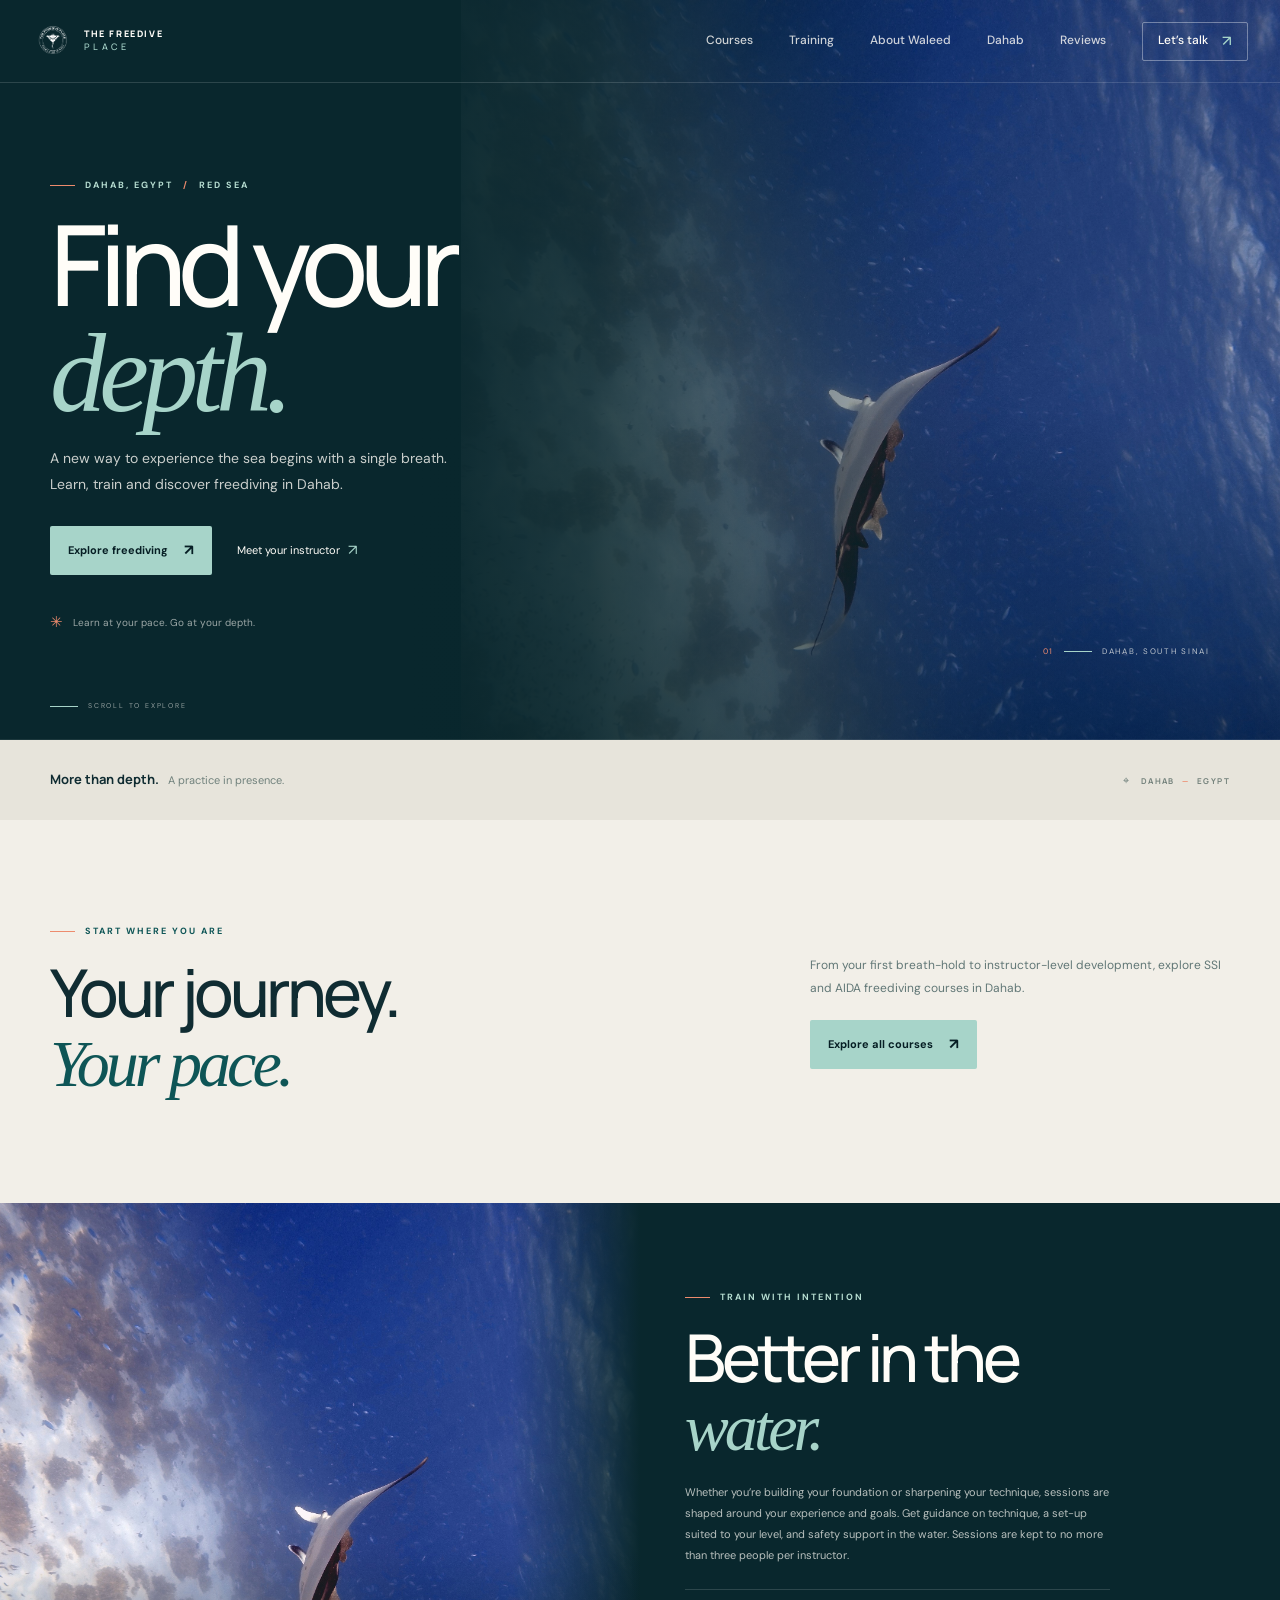
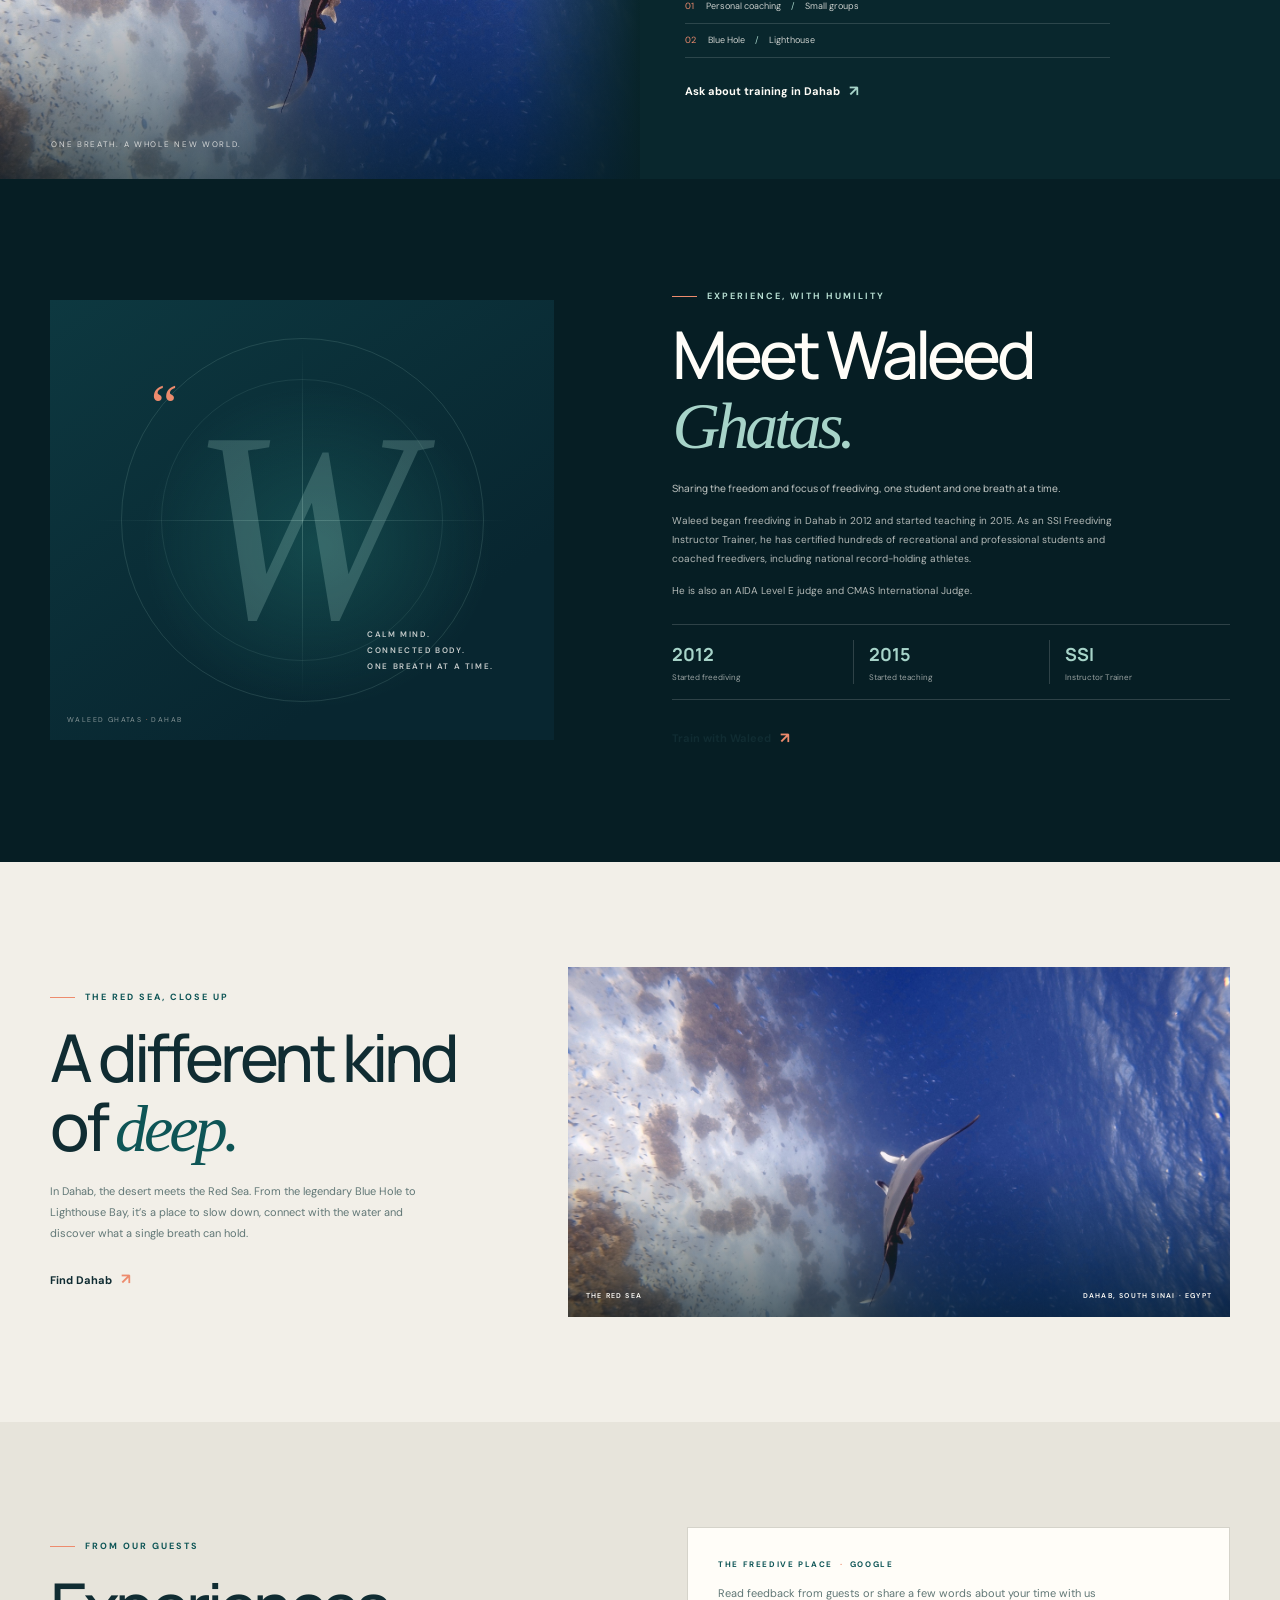
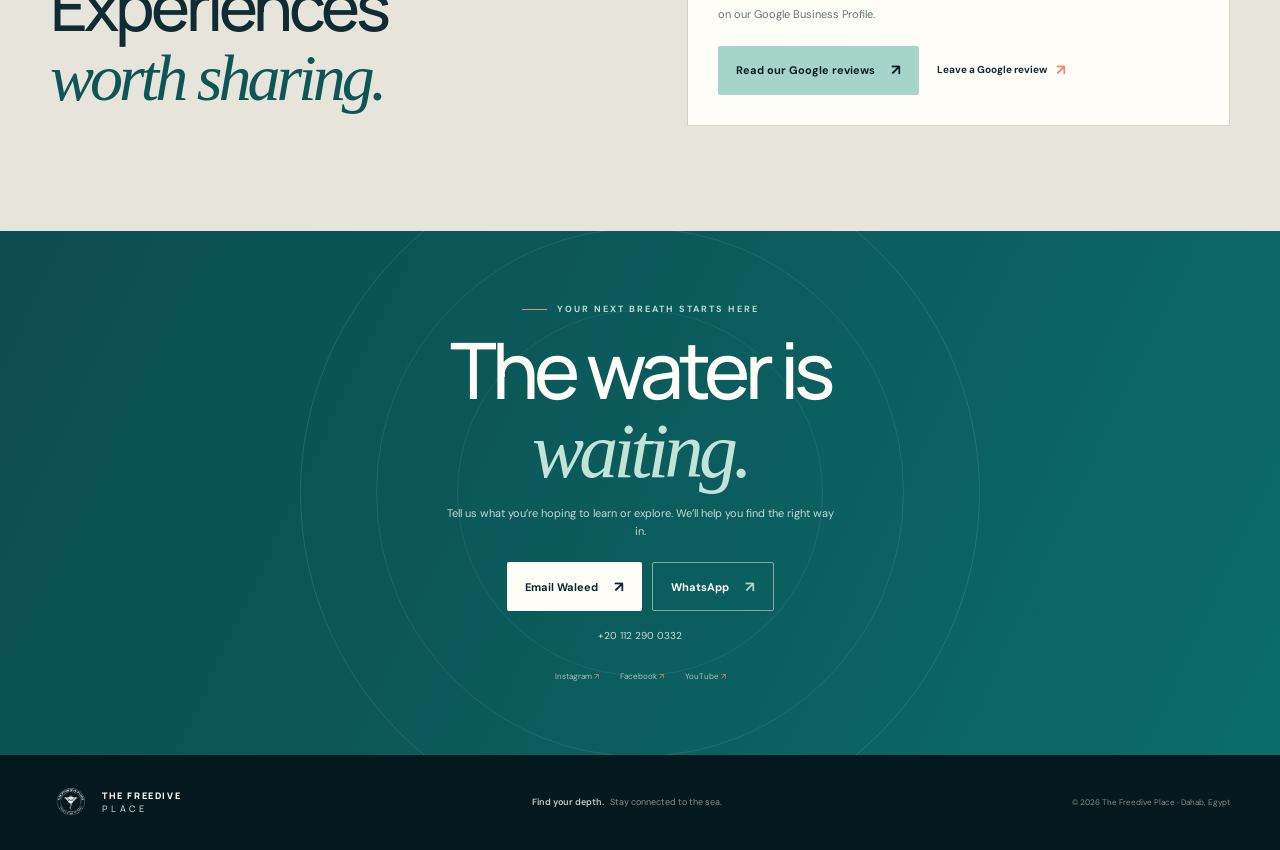
<file: index.html>
<!doctype html>
<html lang="en">
  <head>
    <meta charset="utf-8">
    <meta name="viewport" content="width=device-width, initial-scale=1">
    <meta name="theme-color" content="#09272d">
    <meta name="description" content="Learn and train with The Freedive Place in Dahab, Egypt. Explore freediving courses and personal coaching with SSI Instructor Trainer Waleed Ghatas.">
    <meta property="og:type" content="website">
    <meta property="og:title" content="The Freedive Place — Freediving in Dahab">
    <meta property="og:description" content="Find your depth in Dahab, Egypt. Learn and train with SSI Freediving Instructor Trainer Waleed Ghatas.">
    <meta property="og:url" content="https://www.thefreediveplace.com/">
    <meta property="og:image" content="https://www.thefreediveplace.com/assets/red-sea-hero.jpg">
    <title>The Freedive Place | Freediving in Dahab, Egypt</title>
    <link rel="canonical" href="https://www.thefreediveplace.com/">
    <link rel="icon" href="favicon.svg" type="image/svg+xml">
    <link rel="preconnect" href="https://fonts.googleapis.com">
    <link rel="preconnect" href="https://fonts.gstatic.com" crossorigin>
    <link href="https://fonts.googleapis.com/css2?family=DM+Sans:wght@400;500;600;700&family=Manrope:wght@400;500;600;700;800&display=swap" rel="stylesheet">
    <link rel="stylesheet" href="styles.css">
    <script type="application/ld+json">
      {
        "@context": "https://schema.org",
        "@type": "SportsActivityLocation",
        "name": "The Freedive Place",
        "url": "https://www.thefreediveplace.com/",
        "description": "Freediving courses and coaching in Dahab, Egypt.",
        "email": "thefreediveplace@gmail.com",
        "telephone": "+201122900332",
        "address": {
          "@type": "PostalAddress",
          "addressLocality": "Dahab",
          "addressCountry": "EG"
        },
        "founder": {
          "@type": "Person",
          "name": "Waleed Ghatas",
          "jobTitle": "SSI Freediving Instructor Trainer"
        },
        "sameAs": [
          "https://www.instagram.com/thefreediveplace/",
          "https://www.facebook.com/thefreediveplace/",
          "https://www.youtube.com/channel/UCHoZJzCYX-zK6I-40o0Cqgw"
        ]
      }
    </script>
    <script src="script.js" defer></script>
  </head>
  <body>
    <a class="skip-link" href="#main">Skip to content</a>

    <header class="site-header">
      <div class="header-inner">
        <a class="brand" href="#home" aria-label="The Freedive Place home" title="The Freedive Place">
          <img class="brand-logo" src="assets/freedive-place-logo.png" alt="The Freedive Place logo" width="56" height="56">
          <span class="brand-name">THE FREEDIVE<br><span>PLACE</span></span>
        </a>
        <button class="menu-toggle" type="button" aria-label="Open navigation menu" aria-expanded="false" aria-controls="site-navigation">
          <span class="sr-only">Open menu</span><span></span><span></span>
        </button>
        <nav class="site-nav" id="site-navigation" aria-label="Main navigation">
          <a href="courses.html">Courses</a>
          <a href="#training">Training</a>
          <a href="#about">About Waleed</a>
          <a href="#dahab">Dahab</a>
          <a href="#reviews">Reviews</a>
          <a class="nav-contact" href="#contact">Let’s talk <span aria-hidden="true">↗</span></a>
        </nav>
      </div>
    </header>

    <main id="main">
      <section class="hero" id="home" aria-labelledby="hero-title">
        <img class="hero-photo" src="assets/red-sea-hero.jpg" alt="Freediver ascending through the clear blue water of Dahab" fetchpriority="high">
        <div class="hero-shade"></div>
        <div class="hero-content page-width">
          <p class="eyebrow"><span class="eyebrow-mark"></span> DAHAB, EGYPT <span class="eyebrow-separator">/</span> RED SEA</p>
          <h1 id="hero-title">Find your<br><em>depth.</em></h1>
          <p class="hero-description">A new way to experience the sea begins with a single breath. Learn, train and discover freediving in Dahab.</p>
          <div class="hero-actions">
            <a class="button button-primary" href="courses.html">Explore freediving <span aria-hidden="true">↗</span></a>
            <a class="hero-link" href="#about">Meet your instructor <span aria-hidden="true">↗</span></a>
          </div>
          <div class="hero-note"><span aria-hidden="true">✳</span> Learn at your pace. Go at your depth.</div>
        </div>
        <div class="hero-index" aria-hidden="true"><span>01</span><i></i> DAHAB, SOUTH SINAI</div>
        <a class="scroll-cue" href="#courses" aria-label="Scroll to courses"><span></span> SCROLL TO EXPLORE</a>
      </section>

      <section class="intro-bar" aria-label="The Freedive Place">
        <div class="page-width intro-inner">
          <p>More than depth. <span>A practice in presence.</span></p>
          <p class="intro-location"><span aria-hidden="true">⌖</span> DAHAB <i>—</i> EGYPT</p>
        </div>
      </section>

      <section class="courses section-pad" id="courses" aria-labelledby="courses-title">
        <div class="page-width">
          <div class="courses-teaser">
            <div>
              <p class="eyebrow eyebrow-dark"><span class="eyebrow-mark"></span> START WHERE YOU ARE</p>
              <h2 id="courses-title">Your journey.<br><em>Your pace.</em></h2>
            </div>
            <div class="courses-teaser-copy">
              <p>From your first breath-hold to instructor-level development, explore SSI and AIDA freediving courses in Dahab.</p>
              <a class="button button-primary" href="courses.html">Explore all courses <span aria-hidden="true">↗</span></a>
            </div>
          </div>
        </div>
      </section>

      <section class="training" id="training" aria-labelledby="training-title">
        <div class="training-image">
          <img src="assets/red-sea-hero.jpg" alt="" loading="lazy">
          <span class="image-caption">ONE BREATH. A WHOLE NEW WORLD.</span>
        </div>
        <div class="training-copy">
          <p class="eyebrow"><span class="eyebrow-mark"></span> TRAIN WITH INTENTION</p>
          <h2 id="training-title">Better in the<br><em>water.</em></h2>
          <p>Whether you’re building your foundation or sharpening your technique, sessions are shaped around your experience and goals. Get guidance on technique, a set-up suited to your level, and safety support in the water. Sessions are kept to no more than three people per instructor.</p>
          <p class="training-detail"><span>01</span> Personal coaching <span class="detail-divider">/</span> Small groups</p>
          <p class="training-detail"><span>02</span> Blue Hole <span class="detail-divider">/</span> Lighthouse</p>
          <a class="text-link text-link-light" href="#contact">Ask about training in Dahab <span aria-hidden="true">↗</span></a>
        </div>
      </section>

      <section class="about section-pad" id="about" aria-labelledby="about-title">
        <div class="page-width about-inner">
          <div class="about-visual" aria-hidden="true">
            <div class="about-ring"></div>
            <span class="about-initial">W</span>
            <span class="about-quote">“</span>
            <p>CALM MIND.<br>CONNECTED BODY.<br>ONE BREATH AT A TIME.</p>
            <span class="about-visual-caption">WALEED GHATAS <i>·</i> DAHAB</span>
          </div>
          <div class="about-copy">
            <p class="eyebrow"><span class="eyebrow-mark"></span> EXPERIENCE, WITH HUMILITY</p>
            <h2 id="about-title">Meet Waleed<br><em>Ghatas.</em></h2>
            <p class="about-lede">Sharing the freedom and focus of freediving, one student and one breath at a time.</p>
            <p>Waleed began freediving in Dahab in 2012 and started teaching in 2015. As an SSI Freediving Instructor Trainer, he has certified hundreds of recreational and professional students and coached freedivers, including national record-holding athletes.</p>
            <p>He is also an AIDA Level E judge and CMAS International Judge.</p>
            <div class="credentials">
              <div><strong>2012</strong><span>Started freediving</span></div>
              <div><strong>2015</strong><span>Started teaching</span></div>
              <div><strong>SSI</strong><span>Instructor Trainer</span></div>
            </div>
            <a class="text-link" href="#contact">Train with Waleed <span aria-hidden="true">↗</span></a>
          </div>
        </div>
      </section>

      <section class="dahab section-pad" id="dahab" aria-labelledby="dahab-title">
        <div class="page-width dahab-inner">
          <div class="dahab-copy">
            <p class="eyebrow eyebrow-dark"><span class="eyebrow-mark"></span> THE RED SEA, CLOSE UP</p>
            <h2 id="dahab-title">A different kind<br>of <em>deep.</em></h2>
            <p>In Dahab, the desert meets the Red Sea. From the legendary Blue Hole to Lighthouse Bay, it’s a place to slow down, connect with the water and discover what a single breath can hold.</p>
            <a class="text-link" href="https://maps.google.com/?q=Dahab%2C+South+Sinai%2C+Egypt" target="_blank" rel="noopener noreferrer">Find Dahab <span aria-hidden="true">↗</span></a>
          </div>
          <figure class="dahab-photo">
            <img src="assets/red-sea-hero.jpg" alt="A freediver suspended beneath the sunlit surface of the Red Sea" loading="lazy">
            <figcaption><span>THE RED SEA</span><span>DAHAB, SOUTH SINAI · EGYPT</span></figcaption>
          </figure>
        </div>
      </section>

      <section class="reviews section-pad" id="reviews" aria-labelledby="reviews-title">
        <div class="page-width reviews-inner">
          <div class="reviews-copy">
            <p class="eyebrow eyebrow-dark"><span class="eyebrow-mark"></span> FROM OUR GUESTS</p>
            <h2 id="reviews-title">Experiences<br><em>worth sharing.</em></h2>
          </div>
          <div class="reviews-panel">
            <p class="reviews-label">THE FREEDIVE PLACE <span>·</span> GOOGLE</p>
            <p>Read feedback from guests or share a few words about your time with us on our Google Business Profile.</p>
            <div class="reviews-actions">
              <a class="button button-primary" href="https://www.google.com/maps/place/the+freedive+place/@28.4959931,34.5138901,17z/data=!3m1!4b1!4m6!3m5!1s0x15ab4bf6a19db891:0xb374a84429131dc3!8m2!3d28.4959884!4d34.516465!16s%2Fg%2F11k43y_btk" target="_blank" rel="noopener noreferrer">Read our Google reviews <span aria-hidden="true">↗</span></a>
              <a class="text-link" href="https://www.google.com/maps/place/the+freedive+place/@28.4959931,34.5138901,17z/data=!3m1!4b1!4m6!3m5!1s0x15ab4bf6a19db891:0xb374a84429131dc3!8m2!3d28.4959884!4d34.516465!16s%2Fg%2F11k43y_btk" target="_blank" rel="noopener noreferrer">Leave a Google review <span aria-hidden="true">↗</span></a>
            </div>
          </div>
        </div>
      </section>

      <section class="contact" id="contact" aria-labelledby="contact-title">
        <div class="contact-lines" aria-hidden="true"></div>
        <div class="contact-inner page-width">
          <p class="eyebrow"><span class="eyebrow-mark"></span> YOUR NEXT BREATH STARTS HERE</p>
          <h2 id="contact-title">The water is<br><em>waiting.</em></h2>
          <p>Tell us what you’re hoping to learn or explore. We’ll help you find the right way in.</p>
          <div class="contact-actions">
            <a class="button button-light" href="mailto:thefreediveplace@gmail.com">Email Waleed <span aria-hidden="true">↗</span></a>
            <a class="button button-outline" href="https://wa.me/201122900332" target="_blank" rel="noopener noreferrer">WhatsApp <span aria-hidden="true">↗</span></a>
          </div>
          <a class="contact-phone" href="tel:+201122900332">+20 112 290 0332</a>
          <div class="social-links" aria-label="Social media">
            <a href="https://www.instagram.com/thefreediveplace/" target="_blank" rel="noopener noreferrer">Instagram <span aria-hidden="true">↗</span></a>
            <a href="https://www.facebook.com/thefreediveplace/" target="_blank" rel="noopener noreferrer">Facebook <span aria-hidden="true">↗</span></a>
            <a href="https://www.youtube.com/channel/UCHoZJzCYX-zK6I-40o0Cqgw" target="_blank" rel="noopener noreferrer">YouTube <span aria-hidden="true">↗</span></a>
          </div>
        </div>
      </section>
    </main>

    <footer class="site-footer">
      <div class="page-width footer-inner">
        <a class="brand" href="#home" aria-label="The Freedive Place home" title="The Freedive Place">
          <img class="brand-logo" src="assets/freedive-place-logo.png" alt="The Freedive Place logo" width="56" height="56">
          <span class="brand-name">THE FREEDIVE<br><span>PLACE</span></span>
        </a>
        <p>Find your depth. <span>Stay connected to the sea.</span></p>
        <span class="footer-copyright">© <span id="year">2026</span> The Freedive Place · Dahab, Egypt</span>
      </div>
    </footer>
  </body>
</html>
</file>
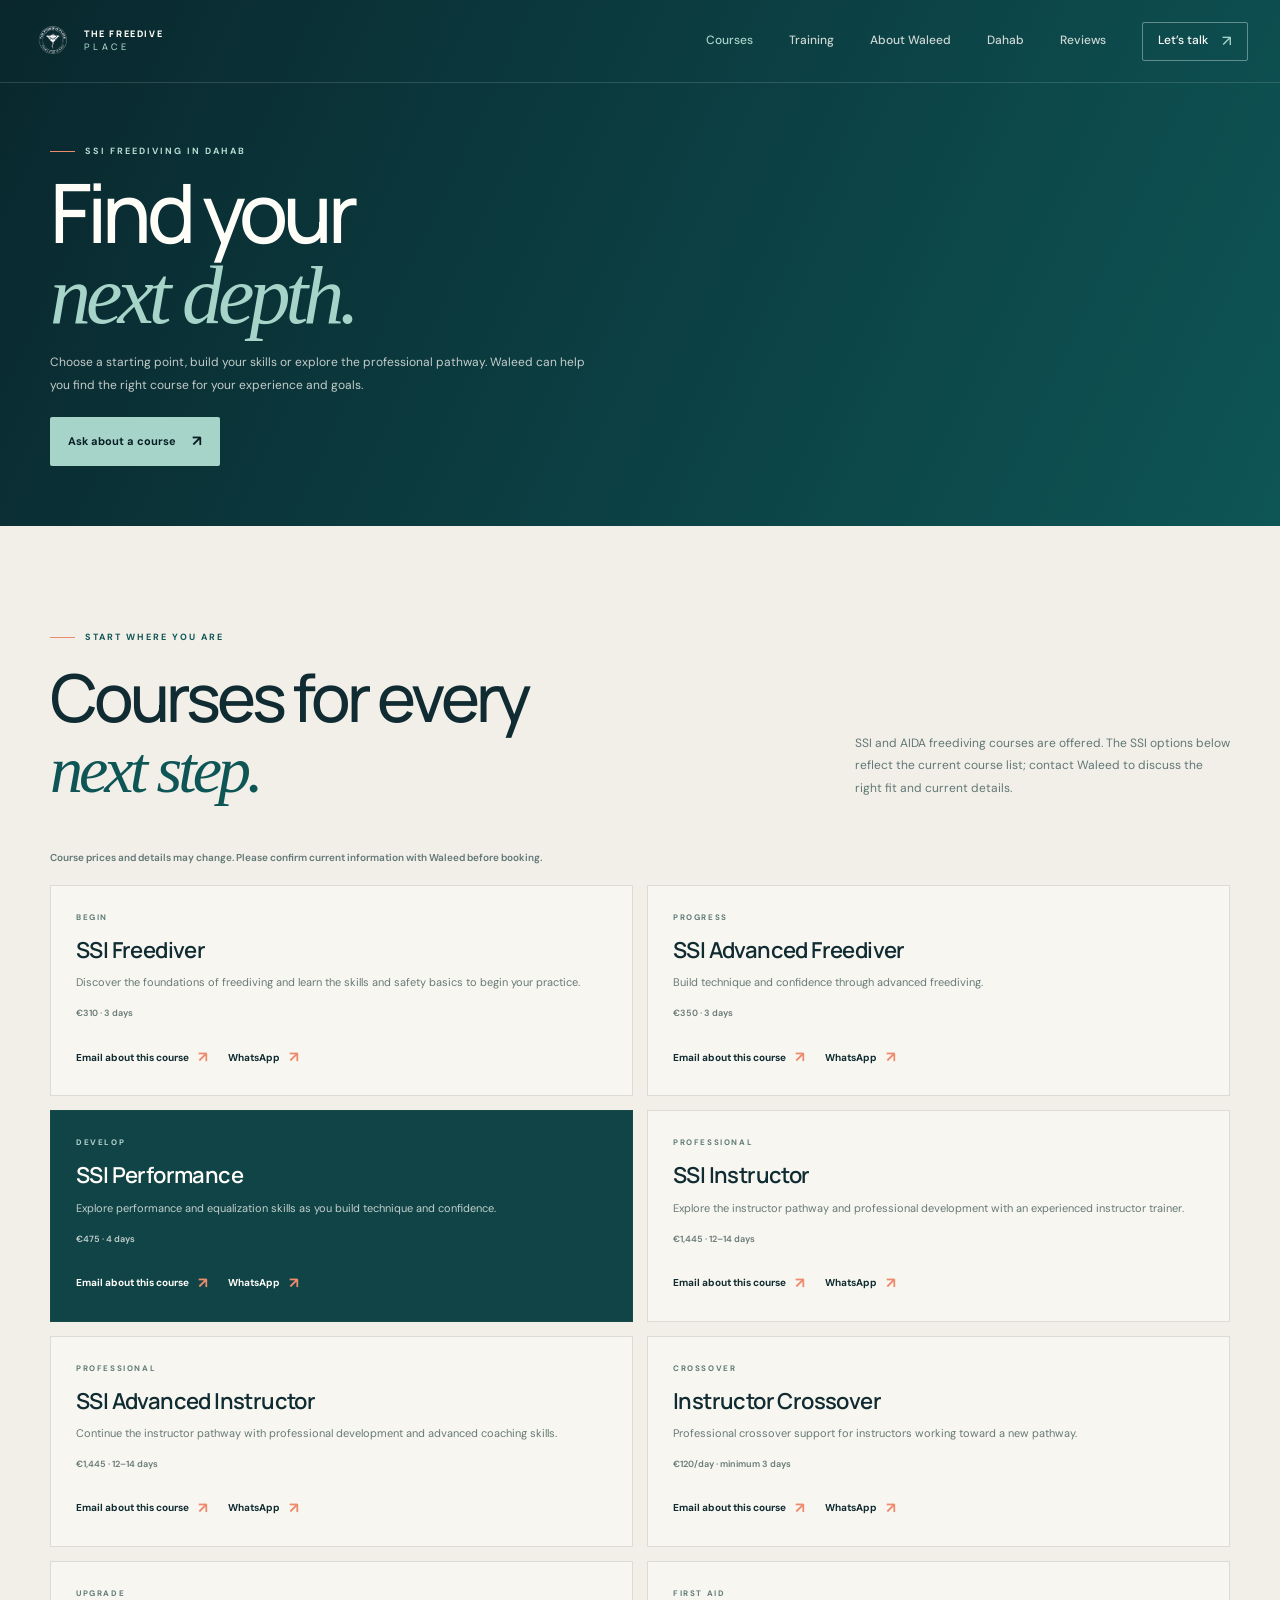
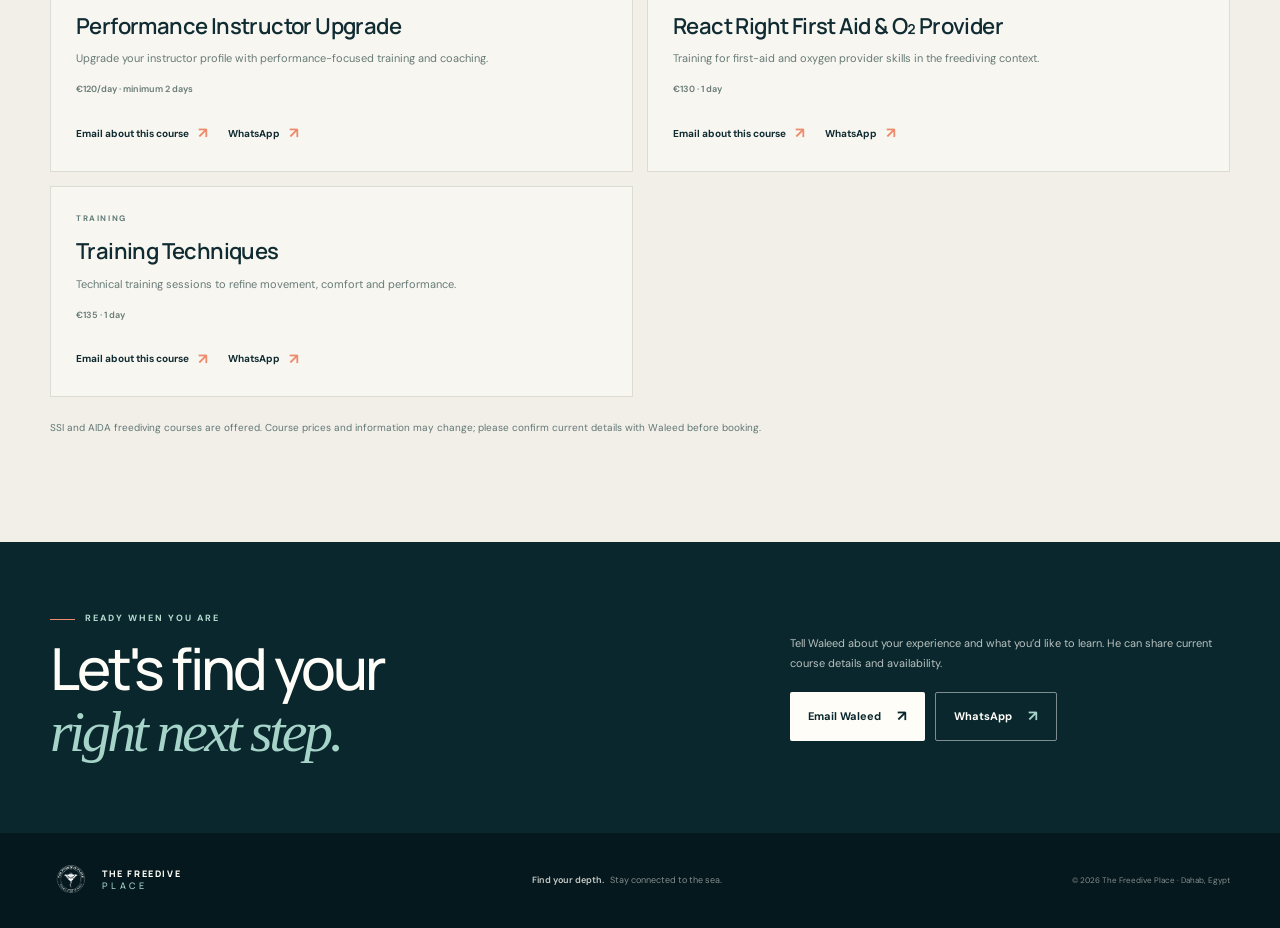
<file: courses.html>
<!doctype html>
<html lang="en">
  <head>
    <meta charset="utf-8">
    <meta name="viewport" content="width=device-width, initial-scale=1">
    <meta name="theme-color" content="#09272d">
    <meta name="description" content="Explore SSI freediving courses offered by The Freedive Place in Dahab, Egypt, from Freediver through Instructor and React Right first aid.">
    <meta property="og:type" content="website">
    <meta property="og:title" content="Freediving Courses in Dahab | The Freedive Place">
    <meta property="og:description" content="Explore SSI freediving courses and contact Waleed for current details, prices and availability.">
    <meta property="og:url" content="https://www.thefreediveplace.com/courses.html">
    <meta property="og:image" content="https://www.thefreediveplace.com/assets/red-sea-hero.jpg">
    <title>Freediving Courses in Dahab | The Freedive Place</title>
    <link rel="canonical" href="https://www.thefreediveplace.com/courses.html">
    <link rel="icon" href="favicon.svg" type="image/svg+xml">
    <link rel="preconnect" href="https://fonts.googleapis.com">
    <link rel="preconnect" href="https://fonts.gstatic.com" crossorigin>
    <link href="https://fonts.googleapis.com/css2?family=DM+Sans:wght@400;500;600;700&family=Manrope:wght@400;500;600;700;800&display=swap" rel="stylesheet">
    <link rel="stylesheet" href="styles.css">
    <script src="script.js" defer></script>
  </head>
  <body>
    <a class="skip-link" href="#main">Skip to content</a>

    <header class="site-header">
      <div class="header-inner">
        <a class="brand" href="index.html#home" aria-label="The Freedive Place home" title="The Freedive Place">
          <img class="brand-logo" src="assets/freedive-place-logo.png" alt="The Freedive Place logo" width="56" height="56">
          <span class="brand-name">THE FREEDIVE<br><span>PLACE</span></span>
        </a>
        <button class="menu-toggle" type="button" aria-label="Open navigation menu" aria-expanded="false" aria-controls="site-navigation">
          <span class="sr-only">Open menu</span><span></span><span></span>
        </button>
        <nav class="site-nav" id="site-navigation" aria-label="Main navigation">
          <a href="courses.html" aria-current="page">Courses</a>
          <a href="index.html#training">Training</a>
          <a href="index.html#about">About Waleed</a>
          <a href="index.html#dahab">Dahab</a>
          <a href="index.html#reviews">Reviews</a>
          <a class="nav-contact" href="index.html#contact">Let’s talk <span aria-hidden="true">↗</span></a>
        </nav>
      </div>
    </header>

    <main id="main">
      <section class="courses-page-hero" aria-labelledby="courses-page-title">
        <div class="page-width">
          <p class="eyebrow"><span class="eyebrow-mark"></span> SSI FREEDIVING IN DAHAB</p>
          <h1 id="courses-page-title">Find your<br><em>next depth.</em></h1>
          <p>Choose a starting point, build your skills or explore the professional pathway. Waleed can help you find the right course for your experience and goals.</p>
          <a class="button button-primary" href="index.html#contact">Ask about a course <span aria-hidden="true">↗</span></a>
        </div>
      </section>

      <section class="course-offerings section-pad" aria-labelledby="course-offerings-title">
        <div class="page-width">
          <div class="section-heading">
            <div>
              <p class="eyebrow eyebrow-dark"><span class="eyebrow-mark"></span> START WHERE YOU ARE</p>
              <h2 id="course-offerings-title">Courses for every<br><em>next step.</em></h2>
            </div>
            <p class="section-intro">SSI and AIDA freediving courses are offered. The SSI options below reflect the current course list; contact Waleed to discuss the right fit and current details.</p>
          </div>

          <p class="course-note">Course prices and details may change. Please confirm current information with Waleed before booking.</p>

          <div class="course-detail-grid">
            <article class="offering-card">
              <p class="offering-category">BEGIN</p>
              <h3>SSI Freediver</h3>
              <p>Discover the foundations of freediving and learn the skills and safety basics to begin your practice.</p>
              <p class="offering-facts">€310 · 3 days</p>
              <div class="offering-actions">
                <a class="text-link" href="mailto:thefreediveplace@gmail.com?subject=SSI%20Freediver%20course">Email about this course <span aria-hidden="true">↗</span></a>
                <a class="text-link" href="https://wa.me/201122900332?text=Hello%2C%20I%27m%20interested%20in%20the%20SSI%20Freediver%20course." target="_blank" rel="noopener noreferrer">WhatsApp <span aria-hidden="true">↗</span></a>
              </div>
            </article>
            <article class="offering-card">
              <p class="offering-category">PROGRESS</p>
              <h3>SSI Advanced Freediver</h3>
              <p>Build technique and confidence through advanced freediving.</p>
              <p class="offering-facts">€350 · 3 days</p>
              <div class="offering-actions">
                <a class="text-link" href="mailto:thefreediveplace@gmail.com?subject=SSI%20Advanced%20Freediver%20course">Email about this course <span aria-hidden="true">↗</span></a>
                <a class="text-link" href="https://wa.me/201122900332?text=Hello%2C%20I%27m%20interested%20in%20the%20SSI%20Advanced%20Freediver%20course." target="_blank" rel="noopener noreferrer">WhatsApp <span aria-hidden="true">↗</span></a>
              </div>
            </article>
            <article class="offering-card offering-card-featured">
              <p class="offering-category">DEVELOP</p>
              <h3>SSI Performance</h3>
              <p>Explore performance and equalization skills as you build technique and confidence.</p>
              <p class="offering-facts">€475 · 4 days</p>
              <div class="offering-actions">
                <a class="text-link" href="mailto:thefreediveplace@gmail.com?subject=SSI%20Performance%20course">Email about this course <span aria-hidden="true">↗</span></a>
                <a class="text-link" href="https://wa.me/201122900332?text=Hello%2C%20I%27m%20interested%20in%20the%20SSI%20Performance%20course." target="_blank" rel="noopener noreferrer">WhatsApp <span aria-hidden="true">↗</span></a>
              </div>
            </article>
            <article class="offering-card">
              <p class="offering-category">PROFESSIONAL</p>
              <h3>SSI Instructor</h3>
              <p>Explore the instructor pathway and professional development with an experienced instructor trainer.</p>
              <p class="offering-facts">€1,445 · 12–14 days</p>
              <div class="offering-actions">
                <a class="text-link" href="mailto:thefreediveplace@gmail.com?subject=SSI%20Instructor%20course">Email about this course <span aria-hidden="true">↗</span></a>
                <a class="text-link" href="https://wa.me/201122900332?text=Hello%2C%20I%27m%20interested%20in%20the%20SSI%20Instructor%20course." target="_blank" rel="noopener noreferrer">WhatsApp <span aria-hidden="true">↗</span></a>
              </div>
            </article>
            <article class="offering-card">
              <p class="offering-category">PROFESSIONAL</p>
              <h3>SSI Advanced Instructor</h3>
              <p>Continue the instructor pathway with professional development and advanced coaching skills.</p>
              <p class="offering-facts">€1,445 · 12–14 days</p>
              <div class="offering-actions">
                <a class="text-link" href="mailto:thefreediveplace@gmail.com?subject=SSI%20Advanced%20Instructor%20course">Email about this course <span aria-hidden="true">↗</span></a>
                <a class="text-link" href="https://wa.me/201122900332?text=Hello%2C%20I%27m%20interested%20in%20the%20SSI%20Advanced%20Instructor%20course." target="_blank" rel="noopener noreferrer">WhatsApp <span aria-hidden="true">↗</span></a>
              </div>
            </article>
            <article class="offering-card">
              <p class="offering-category">CROSSOVER</p>
              <h3>Instructor Crossover</h3>
              <p>Professional crossover support for instructors working toward a new pathway.</p>
              <p class="offering-facts">€120/day · minimum 3 days</p>
              <div class="offering-actions">
                <a class="text-link" href="mailto:thefreediveplace@gmail.com?subject=Instructor%20Crossover%20course">Email about this course <span aria-hidden="true">↗</span></a>
                <a class="text-link" href="https://wa.me/201122900332?text=Hello%2C%20I%27m%20interested%20in%20the%20Instructor%20Crossover%20course." target="_blank" rel="noopener noreferrer">WhatsApp <span aria-hidden="true">↗</span></a>
              </div>
            </article>
            <article class="offering-card">
              <p class="offering-category">UPGRADE</p>
              <h3>Performance Instructor Upgrade</h3>
              <p>Upgrade your instructor profile with performance-focused training and coaching.</p>
              <p class="offering-facts">€120/day · minimum 2 days</p>
              <div class="offering-actions">
                <a class="text-link" href="mailto:thefreediveplace@gmail.com?subject=Performance%20Instructor%20Upgrade">Email about this course <span aria-hidden="true">↗</span></a>
                <a class="text-link" href="https://wa.me/201122900332?text=Hello%2C%20I%27m%20interested%20in%20the%20Performance%20Instructor%20Upgrade." target="_blank" rel="noopener noreferrer">WhatsApp <span aria-hidden="true">↗</span></a>
              </div>
            </article>
            <article class="offering-card">
              <p class="offering-category">FIRST AID</p>
              <h3>React Right First Aid &amp; O₂ Provider</h3>
              <p>Training for first-aid and oxygen provider skills in the freediving context.</p>
              <p class="offering-facts">€130 · 1 day</p>
              <div class="offering-actions">
                <a class="text-link" href="mailto:thefreediveplace@gmail.com?subject=React%20Right%20First%20Aid%20course">Email about this course <span aria-hidden="true">↗</span></a>
                <a class="text-link" href="https://wa.me/201122900332?text=Hello%2C%20I%27m%20interested%20in%20the%20React%20Right%20First%20Aid%20course." target="_blank" rel="noopener noreferrer">WhatsApp <span aria-hidden="true">↗</span></a>
              </div>
            </article>
            <article class="offering-card">
              <p class="offering-category">TRAINING</p>
              <h3>Training Techniques</h3>
              <p>Technical training sessions to refine movement, comfort and performance.</p>
              <p class="offering-facts">€135 · 1 day</p>
              <div class="offering-actions">
                <a class="text-link" href="mailto:thefreediveplace@gmail.com?subject=Training%20Techniques%20course">Email about this course <span aria-hidden="true">↗</span></a>
                <a class="text-link" href="https://wa.me/201122900332?text=Hello%2C%20I%27m%20interested%20in%20the%20Training%20Techniques%20course." target="_blank" rel="noopener noreferrer">WhatsApp <span aria-hidden="true">↗</span></a>
              </div>
            </article>
          </div>

          <p class="course-alternative">SSI and AIDA freediving courses are offered. Course prices and information may change; please confirm current details with Waleed before booking.</p>
        </div>
      </section>

      <section class="course-contact" aria-labelledby="course-contact-title">
        <div class="page-width course-contact-inner">
          <div>
            <p class="eyebrow"><span class="eyebrow-mark"></span> READY WHEN YOU ARE</p>
            <h2 id="course-contact-title">Let's find your<br><em>right next step.</em></h2>
          </div>
          <div class="course-contact-actions">
            <p>Tell Waleed about your experience and what you’d like to learn. He can share current course details and availability.</p>
            <a class="button button-light" href="mailto:thefreediveplace@gmail.com?subject=Freediving%20course%20enquiry">Email Waleed <span aria-hidden="true">↗</span></a>
            <a class="button button-outline" href="https://wa.me/201122900332?text=Hello%2C%20I%27d%20like%20to%20ask%20about%20freediving%20courses%20in%20Dahab." target="_blank" rel="noopener noreferrer">WhatsApp <span aria-hidden="true">↗</span></a>
          </div>
        </div>
      </section>
    </main>

    <footer class="site-footer">
      <div class="page-width footer-inner">
        <a class="brand" href="index.html#home" aria-label="The Freedive Place home" title="The Freedive Place">
          <img class="brand-logo" src="assets/freedive-place-logo.png" alt="The Freedive Place logo" width="56" height="56">
          <span class="brand-name">THE FREEDIVE<br><span>PLACE</span></span>
        </a>
        <p>Find your depth. <span>Stay connected to the sea.</span></p>
        <span class="footer-copyright">© <span id="year">2026</span> The Freedive Place · Dahab, Egypt</span>
      </div>
    </footer>
  </body>
</html>
</file>
<file: styles.css>
:root {
  --night: #09272d;
  --night-deep: #061e24;
  --ocean: #0e5556;
  --teal: #a7d4c9;
  --coral: #ed8b6d;
  --sand: #f2efe8;
  --sand-deep: #e7e4db;
  --ink: #102c32;
  --muted: #617776;
  --white: #fffdf8;
  --width: 1180px;
  color-scheme: light;
  font-family: "DM Sans", sans-serif;
  font-synthesis: none;
  text-rendering: optimizeLegibility;
  -webkit-font-smoothing: antialiased;
  -moz-osx-font-smoothing: grayscale;
}

* { box-sizing: border-box; }
html { scroll-behavior: smooth; scroll-padding-top: 80px; }
body { margin: 0; background: var(--sand); color: var(--ink); font-size: 16px; line-height: 1.65; }
body, button { font-family: "DM Sans", sans-serif; }
a { color: inherit; text-decoration: none; }
button { color: inherit; }
::selection { background: var(--teal); color: var(--night); }

.page-width { width: min(var(--width), calc(100% - 64px)); margin-inline: auto; }
.sr-only, .skip-link:not(:focus) {
  position: absolute; width: 1px; height: 1px; padding: 0; margin: -1px;
  overflow: hidden; clip: rect(0, 0, 0, 0); white-space: nowrap; border: 0;
}
.skip-link:focus { position: fixed; z-index: 30; top: 12px; left: 12px; padding: 10px 14px; background: var(--white); color: var(--night); }

.site-header { position: absolute; z-index: 10; inset: 0 0 auto; color: var(--white); border-bottom: 1px solid rgb(255 255 255 / 14%); }
.header-inner { width: min(1320px, calc(100% - 64px)); height: 82px; margin-inline: auto; display: flex; align-items: center; justify-content: space-between; }
.brand { display: inline-flex; align-items: center; gap: 10px; }
.brand-logo { width: clamp(42px, 3vw, 56px); height: auto; display: block; flex: none; object-fit: contain; filter: brightness(0) invert(1); }
.brand-name { color: var(--white); font-family: Manrope, sans-serif; font-size: 9px; font-weight: 800; letter-spacing: 1.6px; line-height: 1.4; }
.brand-name span { color: var(--teal); font-weight: 500; letter-spacing: 3.3px; }
.site-nav { display: flex; align-items: center; gap: 36px; font-size: 12px; font-weight: 500; }
.site-nav > a:not(.nav-contact) { color: rgb(255 253 248 / 80%); transition: color .18s ease; }
.site-nav > a:not(.nav-contact):hover, .site-nav > a[aria-current="page"] { color: var(--teal); }
.nav-contact { min-height: 39px; padding: 0 15px; display: inline-flex; align-items: center; gap: 14px; border: 1px solid rgb(255 255 255 / 36%); border-radius: 2px; }
.nav-contact span { color: var(--teal); font-size: 15px; }
.nav-contact:hover { border-color: var(--teal); background: rgb(167 212 201 / 9%); }
.menu-toggle { display: none; }

.hero { position: relative; min-height: 740px; overflow: hidden; display: flex; align-items: center; background: var(--night); color: var(--white); }
.hero-photo { position: absolute; inset: 0 0 0 36%; width: 64%; height: 100%; object-fit: cover; object-position: 53% 55%; }
.hero-shade { position: absolute; inset: 0; background: linear-gradient(90deg, #09272d 1%, #09272d 32%, rgb(9 39 45 / 88%) 46%, rgb(9 39 45 / 28%) 74%, rgb(9 39 45 / 19%) 100%), linear-gradient(0deg, rgb(4 24 29 / 42%), transparent 45%); }
.hero::after { position: absolute; inset: 0; border-bottom: 1px solid rgb(255 255 255 / 8%); content: ""; pointer-events: none; }
.hero-content { position: relative; z-index: 2; padding-top: 95px; padding-bottom: 22px; }
.eyebrow { margin: 0 0 19px; display: flex; align-items: center; gap: 10px; color: #b6ddd1; font-size: 9px; font-weight: 700; letter-spacing: 2px; line-height: 1.5; }
.eyebrow-mark { width: 25px; height: 1px; display: inline-block; background: var(--coral); }
.eyebrow-separator { color: var(--coral); }
h1, h2, h3, p { margin-top: 0; }
h1, h2, h3 { font-family: Manrope, sans-serif; text-wrap: balance; }
.hero h1 { margin: 0 0 18px; font-size: clamp(74px, 9vw, 112px); font-weight: 500; letter-spacing: -8px; line-height: .94; }
.hero h1 em, h2 em { color: var(--teal); font-family: Georgia, serif; font-weight: 400; letter-spacing: -.06em; }
.hero-description { max-width: 430px; margin-bottom: 28px; color: rgb(255 253 248 / 79%); font-size: 14px; line-height: 1.9; }
.hero-actions { display: flex; align-items: center; gap: 25px; }
.button { min-height: 49px; padding: 0 18px; display: inline-flex; justify-content: center; align-items: center; gap: 16px; border-radius: 2px; font-size: 11px; font-weight: 700; transition: transform .18s ease, background .18s ease, border-color .18s ease; }
.button:hover { transform: translateY(-2px); }
.button-primary { background: var(--teal); color: var(--night-deep); }
.button-primary:hover { background: #c6e5d9; }
.button-primary span, .button-light span, .button-outline span { font-size: 15px; }
.hero-link { display: inline-flex; align-items: center; gap: 8px; color: var(--white); font-size: 11px; }
.hero-link span { color: var(--teal); font-size: 15px; transition: transform .15s ease; }
.hero-link:hover span { transform: translate(2px, -2px); }
.hero-note { margin-top: 35px; color: rgb(255 253 248 / 60%); font-size: 10px; }
.hero-note span { padding-right: 7px; color: var(--coral); font-size: 15px; vertical-align: -1px; }
.hero-index { position: absolute; z-index: 2; right: 5.5%; bottom: 82px; display: flex; align-items: center; gap: 10px; color: rgb(255 253 248 / 72%); font-size: 8px; letter-spacing: 1.7px; }
.hero-index span { color: var(--coral); }
.hero-index i { width: 28px; height: 1px; background: var(--teal); }
.scroll-cue { position: absolute; z-index: 2; bottom: 28px; left: max(32px, calc((100vw - var(--width)) / 2)); display: flex; align-items: center; gap: 10px; color: rgb(255 253 248 / 56%); font-size: 7px; letter-spacing: 1.8px; }
.scroll-cue span { width: 28px; height: 1px; background: var(--teal); }

.intro-bar { background: var(--sand-deep); }
.intro-inner { min-height: 80px; display: flex; align-items: center; justify-content: space-between; gap: 20px; }
.intro-inner > p { margin: 0; font-family: Manrope, sans-serif; font-size: 13px; font-weight: 700; }
.intro-inner > p span { padding-left: 6px; color: #70817c; font-family: "DM Sans", sans-serif; font-size: 11px; font-weight: 400; }
.intro-location { color: #73817b; font-size: 8px !important; font-weight: 700 !important; letter-spacing: 1.4px; }
.intro-location span { padding-right: 7px; color: var(--coral); font-size: 15px; }
.intro-location i { padding-inline: 4px; color: var(--coral); font-style: normal; }

.section-pad { padding-block: 105px; }
.courses { background: var(--sand); }
.courses-teaser { display: flex; align-items: center; justify-content: space-between; gap: 40px; }
.courses-teaser h2 { margin: 0; font-size: clamp(44px, 5.6vw, 66px); font-weight: 500; letter-spacing: -4px; line-height: 1.05; }
.courses-teaser h2 em { color: var(--ocean); }
.courses-teaser-copy { max-width: 420px; }
.courses-teaser-copy p { margin-bottom: 20px; color: var(--muted); font-size: 12px; line-height: 1.9; }
.section-heading { margin-bottom: 45px; display: flex; align-items: end; justify-content: space-between; gap: 40px; }
.eyebrow-dark { color: var(--ocean); }
.section-heading h2, .dahab-copy h2 { margin-bottom: 0; font-size: clamp(44px, 5.6vw, 66px); font-weight: 500; letter-spacing: -4px; line-height: 1.05; }
.section-heading h2 em, .dahab-copy h2 em { color: var(--ocean); }
.section-intro { max-width: 375px; margin: 0 0 4px; color: var(--muted); font-size: 12px; line-height: 1.9; }
.courses-page-hero { min-height: 400px; padding: 145px 0 60px; display: flex; align-items: center; background: linear-gradient(115deg, #09272d, #0e5556); color: var(--white); }
.courses-page-hero .page-width { width: min(var(--width), calc(100% - 64px)); }
.courses-page-hero .eyebrow { margin-bottom: 13px; }
.courses-page-hero h1 { margin: 0 0 15px; font-size: clamp(54px, 7vw, 82px); font-weight: 500; letter-spacing: -5px; line-height: .98; }
.courses-page-hero h1 em, .course-contact h2 em { color: var(--teal); font-family: Georgia, serif; font-weight: 400; }
.courses-page-hero > .page-width > p:not(.eyebrow) { max-width: 550px; margin-bottom: 20px; color: rgb(255 253 248 / 76%); font-size: 12px; line-height: 1.9; }
.course-offerings { background: var(--sand); }
.course-detail-grid { display: grid; grid-template-columns: repeat(2, minmax(0, 1fr)); gap: 14px; }
.offering-card { min-width: 0; padding: 25px; display: flex; flex-direction: column; align-items: flex-start; border: 1px solid #dcdcd4; background: #f8f6f0; }
.offering-card-featured { border-color: #174b4a; background: #104447; color: var(--white); }
.offering-category { margin: 0 0 13px; color: #607b79; font-size: 8px; font-weight: 700; letter-spacing: 1.6px; }
.offering-card-featured .offering-category { color: #b6d4cd; }
.offering-card h3 { margin: 0 0 10px; font-size: 22px; font-weight: 600; letter-spacing: -.6px; line-height: 1.2; }
.offering-card > p:not(.offering-category) { margin-bottom: 12px; color: #677a77; font-size: 11px; line-height: 1.8; }
.offering-card-featured > p:not(.offering-category) { color: rgb(255 253 248 / 75%); }
.offering-card .offering-facts { margin-top: auto; font-size: 9px !important; font-weight: 600; }
.offering-actions { margin-top: 12px; display: flex; flex-wrap: wrap; gap: 12px 20px; }
.offering-actions .text-link { font-size: 10px; }
.offering-card-featured .text-link { color: var(--white); }
.course-note { margin: 0 0 18px; color: var(--muted); font-size: 10px; font-weight: 600; line-height: 1.8; }
.course-alternative { margin: 22px 0 0; color: var(--muted); font-size: 10px; line-height: 1.8; }
.course-contact { padding-block: 70px; background: var(--night); color: var(--white); }
.course-contact-inner { display: flex; align-items: center; justify-content: space-between; gap: 48px; }
.course-contact .eyebrow { margin-bottom: 12px; }
.course-contact h2 { margin: 0; font-size: clamp(42px, 5vw, 58px); font-weight: 500; letter-spacing: -3px; line-height: 1.05; }
.course-contact-actions { max-width: 440px; display: flex; flex-wrap: wrap; gap: 10px; }
.course-contact-actions p { flex-basis: 100%; margin-bottom: 8px; color: rgb(255 253 248 / 72%); font-size: 11px; line-height: 1.8; }

.training { min-height: 540px; display: grid; grid-template-columns: 1fr 1fr; background: var(--night); color: var(--white); }
.training-image { position: relative; min-height: 540px; overflow: hidden; }
.training-image::after { position: absolute; inset: 0; background: linear-gradient(0deg, rgb(6 30 36 / 68%), transparent 40%), linear-gradient(90deg, transparent 80%, var(--night)); content: ""; }
.training-image img { width: 100%; height: 100%; position: absolute; inset: 0; object-fit: cover; object-position: 50% 62%; }
.image-caption { position: absolute; z-index: 1; bottom: 27px; left: 8%; color: rgb(255 253 248 / 76%); font-size: 8px; letter-spacing: 1.7px; }
.training-copy { max-width: 520px; padding: 88px max(32px, calc((100vw - var(--width)) / 2)) 75px 7%; }
.training-copy .eyebrow { margin-bottom: 18px; }
.training-copy h2, .about-copy h2 { margin-bottom: 19px; font-size: clamp(46px, 5.6vw, 66px); font-weight: 500; letter-spacing: -4px; line-height: 1.04; }
.training-copy > p:not(.eyebrow):not(.training-detail) { margin-bottom: 24px; color: rgb(255 253 248 / 71%); font-size: 11px; line-height: 1.9; }
.training-detail { margin: 0; padding: 9px 0; border-top: 1px solid rgb(255 255 255 / 14%); color: rgb(255 253 248 / 79%); font-size: 9px; }
.training-detail span:first-child { padding-right: 10px; color: var(--coral); }
.training-detail .detail-divider { padding-inline: 8px; color: var(--teal); }
.training-detail:nth-of-type(4) { margin-bottom: 19px; border-bottom: 1px solid rgb(255 255 255 / 14%); }
.text-link { display: inline-flex; align-items: center; gap: 9px; color: var(--ink); font-size: 11px; font-weight: 700; }
.text-link span { color: var(--coral); font-size: 15px; transition: transform .15s ease; }
.text-link:hover span { transform: translate(2px, -2px); }
.text-link-light { color: var(--white); }
.text-link-light span { color: var(--teal); }

.about { overflow: hidden; background: var(--night-deep); color: var(--white); }
.about-inner { display: grid; grid-template-columns: .95fr 1.05fr; align-items: center; gap: 10%; }
.about-visual { position: relative; min-height: 440px; overflow: hidden; display: grid; place-items: center; background: radial-gradient(ellipse at 53% 56%, rgb(35 118 112 / 40%), transparent 46%), linear-gradient(145deg, #0d3840, #082630 75%); }
.about-visual::before, .about-visual::after { position: absolute; content: ""; pointer-events: none; }
.about-visual::before { top: 10%; left: 50%; width: 1px; height: 80%; background: linear-gradient(transparent, rgb(167 212 201 / 27%), transparent); }
.about-visual::after { top: 50%; left: 9%; width: 82%; height: 1px; background: linear-gradient(90deg, transparent, rgb(167 212 201 / 25%), transparent); }
.about-ring { position: absolute; width: 72%; aspect-ratio: 1; border: 1px solid rgb(167 212 201 / 15%); border-radius: 50%; }
.about-ring::after { position: absolute; inset: 11%; border: 1px solid rgb(167 212 201 / 10%); border-radius: 50%; content: ""; }
.about-initial { color: rgb(167 212 201 / 23%); font-family: Georgia, serif; font-size: clamp(200px, 24vw, 270px); font-style: italic; line-height: 1; transform: translateY(6px); }
.about-quote { position: absolute; z-index: 1; top: 17%; left: 20%; color: var(--coral); font-family: Georgia, serif; font-size: 60px; line-height: 1; }
.about-visual > p { position: absolute; right: 12%; bottom: 15%; margin: 0; color: rgb(255 253 248 / 77%); font-size: 8px; font-weight: 600; letter-spacing: 1.6px; line-height: 2; }
.about-visual-caption { position: absolute; bottom: 15px; left: 17px; color: rgb(255 253 248 / 51%); font-size: 7px; letter-spacing: 1.4px; }
.about-visual-caption i { color: var(--coral); font-style: normal; }
.about-copy { padding-block: 6px; }
.about-copy .eyebrow { margin-bottom: 17px; }
.about-copy h2 { color: var(--white); }
.about-copy h2 em { color: var(--teal); }
.about-copy > p:not(.eyebrow) { max-width: 470px; margin-bottom: 13px; color: rgb(255 253 248 / 69%); font-size: 10px; line-height: 1.9; }
.about-copy .about-lede { color: var(--teal); font-family: Manrope, sans-serif; font-size: 13px; font-weight: 500; line-height: 1.75; }
.credentials { margin: 24px 0; padding-block: 15px; display: flex; border-top: 1px solid rgb(255 255 255 / 16%); border-bottom: 1px solid rgb(255 255 255 / 16%); }
.credentials > div { min-width: 100px; display: flex; flex: 1; flex-direction: column; gap: 1px; }
.credentials > div + div { margin-left: 15px; padding-left: 15px; border-left: 1px solid rgb(255 255 255 / 16%); }
.credentials strong { color: var(--teal); font-family: Manrope, sans-serif; font-size: 18px; }
.credentials span { color: rgb(255 253 248 / 59%); font-size: 8px; }

.dahab { background: var(--sand); }
.dahab-inner { display: grid; grid-template-columns: .78fr 1.22fr; align-items: center; gap: 8%; }
.dahab-copy .eyebrow { margin-bottom: 18px; }
.dahab-copy h2 { margin-bottom: 18px; }
.dahab-copy > p:not(.eyebrow) { max-width: 390px; margin-bottom: 22px; color: var(--muted); font-size: 11px; line-height: 1.9; }
.dahab-photo { position: relative; min-height: 350px; margin: 0; overflow: hidden; background: #315f62; }
.dahab-photo::after { position: absolute; inset: 0; background: linear-gradient(0deg, rgb(6 30 36 / 65%), transparent 47%); content: ""; }
.dahab-photo img { width: 100%; height: 100%; position: absolute; inset: 0; object-fit: cover; object-position: 50% 52%; }
.dahab-photo figcaption { position: absolute; z-index: 1; right: 18px; bottom: 15px; left: 18px; display: flex; justify-content: space-between; gap: 10px; color: var(--white); font-size: 7px; font-weight: 600; letter-spacing: 1.2px; }

.reviews { background: var(--sand-deep); }
.reviews-inner { display: grid; grid-template-columns: 1fr 1fr; align-items: center; gap: 8%; }
.reviews-copy .eyebrow { margin-bottom: 18px; }
.reviews-copy h2 { margin-bottom: 0; font-size: clamp(44px, 5.6vw, 66px); font-weight: 500; letter-spacing: -4px; line-height: 1.05; }
.reviews-copy h2 em { color: var(--ocean); }
.reviews-panel { padding: 30px; border: 1px solid #d5d3ca; background: var(--white); }
.reviews-label { margin-bottom: 12px; color: var(--ocean); font-size: 8px; font-weight: 700; letter-spacing: 1.6px; }
.reviews-label span { padding-inline: 3px; color: var(--coral); }
.reviews-panel > p:not(.reviews-label) { max-width: 390px; margin-bottom: 21px; color: var(--muted); font-size: 11px; line-height: 1.9; }
.reviews-actions { display: flex; flex-wrap: wrap; align-items: center; gap: 18px; }
.reviews-actions .text-link { font-size: 10px; }

.contact { position: relative; overflow: hidden; background: linear-gradient(115deg, #0c4c50, #0b6c68); color: var(--white); text-align: center; }
.contact-lines { position: absolute; top: 50%; left: 50%; width: 680px; aspect-ratio: 1; border: 1px solid rgb(230 245 226 / 11%); border-radius: 50%; transform: translate(-50%, -50%); }
.contact-lines::before, .contact-lines::after { position: absolute; inset: 11%; border: 1px solid rgb(230 245 226 / 9%); border-radius: 50%; content: ""; }
.contact-lines::after { inset: 23%; border-color: rgb(230 245 226 / 7%); }
.contact-inner { position: relative; z-index: 1; min-height: 460px; padding-block: 72px; display: flex; flex-direction: column; align-items: center; justify-content: center; }
.contact .eyebrow { margin-bottom: 14px; }
.contact h2 { margin-bottom: 14px; font-size: clamp(55px, 7vw, 78px); font-weight: 500; letter-spacing: -5px; line-height: 1; }
.contact h2 em { color: #c2e4d8; }
.contact-inner > p:not(.eyebrow) { max-width: 400px; margin-bottom: 22px; color: rgb(255 253 248 / 77%); font-size: 11px; }
.contact-actions { display: flex; gap: 10px; }
.button-light { background: var(--white); color: var(--night); }
.button-light:hover { background: #e3f1e9; }
.button-outline { border: 1px solid rgb(255 255 255 / 47%); color: var(--white); }
.button-outline span { color: var(--teal); }
.button-outline:hover { border-color: var(--teal); background: rgb(167 212 201 / 9%); }
.contact-phone { margin-top: 17px; color: rgb(255 253 248 / 78%); font-size: 10px; }
.social-links { margin-top: 25px; display: flex; gap: 21px; }
.social-links a { color: rgb(255 253 248 / 63%); font-size: 8px; }
.social-links a span { color: var(--coral); }
.social-links a:hover { color: var(--white); }

.site-footer { background: #04181d; color: var(--white); }
.footer-inner { min-height: 95px; display: flex; align-items: center; justify-content: space-between; gap: 20px; }
.footer-inner > p { margin: 0; color: rgb(255 253 248 / 79%); font-size: 9px; font-weight: 600; }
.footer-inner > p span { padding-left: 4px; color: rgb(255 253 248 / 51%); font-weight: 400; }
.footer-copyright { color: rgb(255 253 248 / 51%); font-size: 8px; }
:focus-visible { outline: 2px solid var(--coral); outline-offset: 4px; }

@media (max-width: 900px) {
  .page-width, .header-inner { width: calc(100% - 48px); }
  .site-nav { gap: 20px; font-size: 11px; }
  .hero { min-height: 680px; }
  .hero-photo { left: 31%; width: 69%; }
  .hero h1 { font-size: clamp(75px, 10vw, 94px); }
  .section-pad { padding-block: 82px; }
  .course-detail-grid { gap: 12px; }
  .offering-card { padding: 21px; }
  .course-contact-inner { gap: 28px; }
  .training, .training-image { min-height: 490px; }
  .training-copy { padding-top: 68px; padding-right: 24px; }
  .about-inner { gap: 6%; }
  .about-visual { min-height: 390px; }
  .dahab-inner { gap: 5%; }
}

@media (max-width: 680px) {
  html { scroll-padding-top: 70px; }
  .page-width, .header-inner { width: calc(100% - 40px); }
  .header-inner { height: 70px; }
  .menu-toggle { position: relative; z-index: 12; width: 40px; height: 40px; padding: 0; display: flex; flex-direction: column; align-items: center; justify-content: center; gap: 6px; border: 1px solid rgb(255 255 255 / 30%); border-radius: 50%; background: transparent; cursor: pointer; }
  .menu-toggle span:not(.sr-only) { width: 15px; height: 1px; background: var(--white); transition: transform .16s ease; }
  .menu-toggle[aria-expanded="true"] span:nth-last-child(2) { transform: translateY(3.5px) rotate(45deg); }
  .menu-toggle[aria-expanded="true"] span:last-child { transform: translateY(-3.5px) rotate(-45deg); }
  .site-nav { position: absolute; inset: 70px 0 auto; padding: 8px 20px 21px; display: none; flex-direction: column; align-items: stretch; gap: 0; background: #071f25; border-bottom: 1px solid rgb(255 255 255 / 14%); font-size: 13px; }
  .site-nav.is-open { display: flex; }
  .site-nav > a:not(.nav-contact) { padding: 11px 4px; border-bottom: 1px solid rgb(255 255 255 / 9%); }
  .nav-contact { margin-top: 14px; justify-content: space-between; }
  .courses-teaser { align-items: flex-start; flex-direction: column; gap: 18px; }
  .courses-teaser h2 { font-size: clamp(44px, 12vw, 58px); letter-spacing: -3px; }
  .courses-teaser-copy p { margin-bottom: 16px; font-size: 10px; }
  .courses-page-hero { min-height: 380px; padding-top: 122px; }
  .courses-page-hero .page-width { width: calc(100% - 40px); }
  .courses-page-hero h1 { font-size: clamp(54px, 15vw, 72px); letter-spacing: -4px; }
  .courses-page-hero > .page-width > p:not(.eyebrow) { font-size: 10px; }
  .hero { min-height: 790px; align-items: flex-start; }
  .hero-photo { inset: 0; width: 100%; height: 100%; object-position: 56% 47%; }
  .hero-shade { background: linear-gradient(90deg, rgb(9 39 45 / 93%), rgb(9 39 45 / 72%) 55%, rgb(9 39 45 / 22%)), linear-gradient(0deg, #09272d 0%, rgb(9 39 45 / 25%) 52%, rgb(9 39 45 / 30%)); }
  .hero-content { padding-top: 137px; padding-bottom: 80px; }
  .eyebrow { margin-bottom: 15px; font-size: 8px; letter-spacing: 1.7px; }
  .hero h1 { margin-bottom: 15px; font-size: clamp(77px, 19vw, 104px); letter-spacing: -6px; }
  .hero-description { max-width: 370px; font-size: 12px; }
  .hero-actions { gap: 16px; }
  .button { min-height: 46px; padding-inline: 13px; gap: 11px; font-size: 10px; }
  .hero-link { gap: 6px; font-size: 10px; }
  .hero-note { margin-top: 25px; font-size: 9px; }
  .hero-index { right: 20px; bottom: 32px; font-size: 7px; }
  .scroll-cue { bottom: 34px; left: 20px; font-size: 6px; }
  .intro-inner { min-height: 83px; align-items: flex-start; justify-content: center; flex-direction: column; gap: 2px; }
  .intro-inner > p { font-size: 11px; }
  .intro-inner > p span { font-size: 9px; }
  .intro-location { font-size: 7px !important; }
  .section-pad { padding-block: 67px; }
  .section-heading { margin-bottom: 28px; align-items: flex-start; flex-direction: column; gap: 14px; }
  .section-heading h2, .dahab-copy h2 { font-size: clamp(44px, 12vw, 58px); letter-spacing: -3px; }
  .section-intro { max-width: 430px; margin: 0; font-size: 10px; }
  .course-detail-grid { grid-template-columns: 1fr; gap: 10px; }
  .offering-card { padding: 20px 22px; }
  .offering-card > p:not(.offering-category) { font-size: 10px; }
  .course-alternative { font-size: 9px; }
  .course-contact { padding-block: 54px; }
  .course-contact-inner { align-items: flex-start; flex-direction: column; gap: 24px; }
  .course-contact h2 { font-size: 48px; letter-spacing: -3px; }
  .course-contact-actions p { font-size: 10px; }
  .training { grid-template-columns: 1fr; }
  .training-image { min-height: 330px; }
  .training-image::after { background: linear-gradient(0deg, rgb(6 30 36 / 48%), transparent 48%); }
  .training-image img { object-position: 50% 56%; }
  .image-caption { bottom: 18px; left: 20px; font-size: 7px; }
  .training-copy { max-width: none; padding: 44px 20px 55px; }
  .training-copy h2, .about-copy h2 { font-size: 52px; letter-spacing: -3px; }
  .training-copy > p:not(.eyebrow):not(.training-detail) { font-size: 10px; }
  .training-detail { font-size: 8px; }
  .about-inner { grid-template-columns: 1fr; gap: 32px; }
  .about-visual { min-height: 330px; }
  .about-initial { font-size: 210px; }
  .about-quote { top: 16%; left: 19%; font-size: 50px; }
  .about-visual > p { right: 11%; bottom: 13%; font-size: 7px; }
  .about-copy h2 { font-size: 54px; }
  .about-copy > p:not(.eyebrow) { font-size: 9px; }
  .about-copy .about-lede { font-size: 11px; }
  .credentials { margin-block: 20px; padding-block: 13px; }
  .credentials > div { min-width: 0; }
  .credentials > div + div { margin-left: 10px; padding-left: 10px; }
  .credentials strong { font-size: 16px; }
  .credentials span { font-size: 7px; }
  .dahab-inner { grid-template-columns: 1fr; gap: 27px; }
  .dahab-copy > p:not(.eyebrow) { font-size: 10px; }
  .dahab-photo { min-height: 270px; }
  .dahab-photo figcaption { right: 12px; left: 12px; font-size: 6px; }
  .reviews-inner { grid-template-columns: 1fr; gap: 24px; }
  .reviews-copy h2 { font-size: clamp(44px, 12vw, 58px); letter-spacing: -3px; }
  .reviews-panel { padding: 22px; }
  .reviews-panel > p:not(.reviews-label) { font-size: 10px; }
  .reviews-actions { gap: 13px; }
  .contact-inner { min-height: 415px; padding-block: 58px; }
  .contact-lines { width: 520px; }
  .contact h2 { font-size: 61px; letter-spacing: -4px; }
  .contact-inner > p:not(.eyebrow) { max-width: 320px; font-size: 9px; }
  .contact-actions { gap: 8px; }
  .social-links { gap: 16px; }
  .social-links a { font-size: 7px; }
  .footer-inner { min-height: 0; padding-block: 20px; align-items: flex-start; flex-direction: column; gap: 9px; }
  .footer-inner > p { font-size: 8px; }
  .footer-copyright { font-size: 7px; }
}

@media (max-width: 365px) {
  .page-width, .header-inner { width: calc(100% - 32px); }
  .hero-actions { gap: 11px; }
  .button { padding-inline: 10px; gap: 8px; }
  .hero-link { font-size: 9px; }
}

@media (prefers-reduced-motion: reduce) {
  *, *::before, *::after { scroll-behavior: auto !important; transition-duration: .01ms !important; animation-duration: .01ms !important; animation-iteration-count: 1 !important; }
}
</file>
